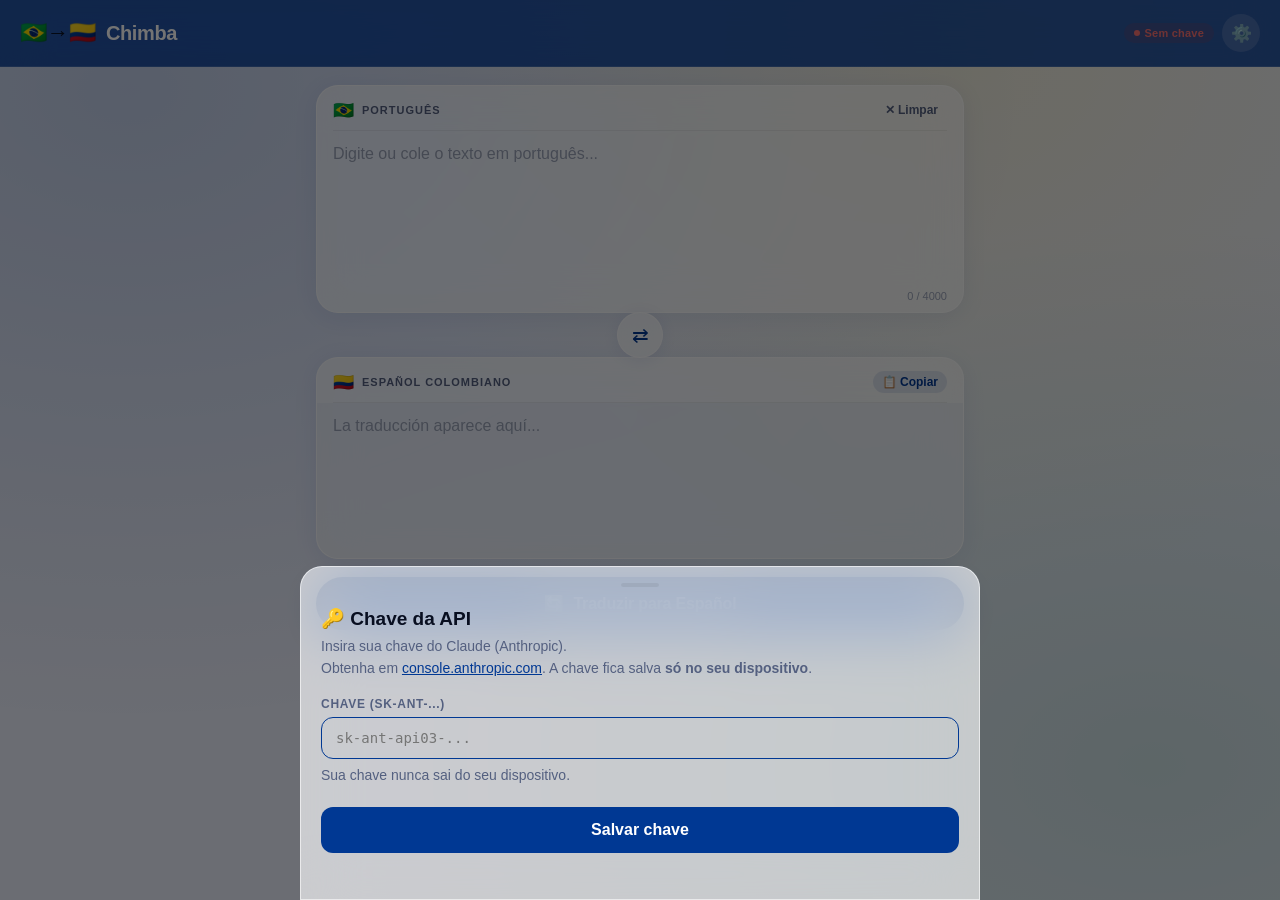
<file: index.html>
<!DOCTYPE html>
<html lang="pt-BR">
<head>
  <meta charset="UTF-8">
  <meta name="viewport" content="width=device-width, initial-scale=1.0, viewport-fit=cover">
  <meta name="apple-mobile-web-app-capable" content="yes">
  <meta name="apple-mobile-web-app-status-bar-style" content="black-translucent">
  <meta name="apple-mobile-web-app-title" content="Chimba">
  <meta name="theme-color" content="#003893" media="(prefers-color-scheme: light)">
  <meta name="theme-color" content="#060a18" media="(prefers-color-scheme: dark)">
  <link rel="manifest" href="manifest.json">
  <link rel="apple-touch-icon" href="icon.svg">
  <title>Chimba — PT ↔ ES</title>
  <style>
    /* ── Variables ─────────────────────────────── */
    :root {
      --blue:        #003893;
      --blue-dark:   #002d75;
      --blue-glow:   rgba(0,56,147,.35);
      --green:       #059669;
      --green-bg:    rgba(5,150,105,.12);
      --red:         #dc2626;
      --red-bg:      rgba(220,38,38,.12);
      --yellow:      #d97706;

      --bg-base:     #eef2ff;
      --glass:       rgba(255,255,255,.65);
      --glass-bdr:   rgba(255,255,255,.6);
      --glass-shd:   rgba(0,56,147,.08);
      --divider:     rgba(0,0,0,.06);
      --out-tint:    rgba(0,56,147,.04);

      --text:        #080e20;
      --muted:       #546080;
      --placeholder: #9aa3b8;

      --r:     22px;
      --r-sm:  12px;
      --r-pill:999px;
    }

    @media (prefers-color-scheme: dark) {
      :root {
        --bg-base:    #060a18;
        --glass:      rgba(255,255,255,.07);
        --glass-bdr:  rgba(255,255,255,.11);
        --glass-shd:  rgba(0,0,0,.45);
        --divider:    rgba(255,255,255,.07);
        --out-tint:   rgba(0,56,147,.18);

        --text:       #eef2ff;
        --muted:      #8892b0;
        --placeholder:#404868;
      }
    }

    /* ── Reset ─────────────────────────────────── */
    *, *::before, *::after {
      box-sizing: border-box; margin: 0; padding: 0;
      -webkit-tap-highlight-color: transparent;
    }
    html { height: 100%; }

    /* ── Body + mesh background ────────────────── */
    body {
      min-height: 100dvh;
      font-family: -apple-system, BlinkMacSystemFont, 'SF Pro Display', 'Segoe UI', sans-serif;
      background-color: var(--bg-base);
      background-image:
        radial-gradient(ellipse at 10% 10%, rgba(0,56,147,.18) 0%, transparent 55%),
        radial-gradient(ellipse at 90% 85%, rgba(0,120,60,.13) 0%, transparent 50%),
        radial-gradient(ellipse at 75% 5%,  rgba(252,209,22,.15) 0%, transparent 45%);
      color: var(--text);
      display: flex;
      flex-direction: column;
      padding-bottom: env(safe-area-inset-bottom);
    }

    @media (prefers-color-scheme: dark) {
      body {
        background-image:
          radial-gradient(ellipse at 10% 10%, rgba(0,56,147,.35) 0%, transparent 55%),
          radial-gradient(ellipse at 90% 85%, rgba(0,80,40,.25) 0%, transparent 50%),
          radial-gradient(ellipse at 75% 5%,  rgba(100,50,0,.2) 0%, transparent 45%);
      }
    }

    /* ── Header ────────────────────────────────── */
    header {
      position: sticky; top: 0; z-index: 50;
      padding: calc(14px + env(safe-area-inset-top)) 20px 14px;
      display: flex; align-items: center; justify-content: space-between;
      background: rgba(0,56,147,.82);
      backdrop-filter: blur(24px) saturate(1.8);
      -webkit-backdrop-filter: blur(24px) saturate(1.8);
      border-bottom: 1px solid rgba(255,255,255,.12);
    }

    .hd-left { display:flex; align-items:center; gap:10px; }
    .hd-left h1 {
      font-size: 20px; font-weight: 800; letter-spacing: -.4px; color: #fff;
    }
    .hd-left .flags { font-size: 22px; line-height:1; }

    .hd-right { display:flex; align-items:center; gap:8px; }

    .key-badge {
      display:flex; align-items:center; gap:5px;
      font-size:11px; font-weight:700;
      padding:4px 10px; border-radius:var(--r-pill);
      letter-spacing:.02em;
    }
    .key-badge.ok      { background:var(--green-bg); color:#34d399; }
    .key-badge.missing { background:var(--red-bg);   color:#f87171; }
    .key-badge .dot {
      width:6px; height:6px; border-radius:50%; background:currentColor;
    }

    .btn-icon {
      width:38px; height:38px; border:none; cursor:pointer;
      background:rgba(255,255,255,.14); color:#fff; border-radius:50%;
      display:flex; align-items:center; justify-content:center; font-size:17px;
      transition:background .18s;
    }
    .btn-icon:hover  { background:rgba(255,255,255,.24); }
    .btn-icon:active { background:rgba(255,255,255,.34); transform:scale(.93); }

    /* ── Main ──────────────────────────────────── */
    main {
      flex:1; padding:18px 16px;
      display:flex; flex-direction:column; gap:0;
      max-width:680px; width:100%; margin:0 auto;
    }

    /* ── Glass card ────────────────────────────── */
    .card {
      background: var(--glass);
      backdrop-filter: blur(20px) saturate(1.8);
      -webkit-backdrop-filter: blur(20px) saturate(1.8);
      border: 1px solid var(--glass-bdr);
      border-radius: var(--r);
      box-shadow: 0 4px 24px var(--glass-shd);
      overflow: hidden;
      transition: box-shadow .2s;
    }

    .card-head {
      display:flex; align-items:center; justify-content:space-between;
      padding:13px 16px 9px;
    }
    .card-label {
      display:flex; align-items:center; gap:7px;
      font-size:11px; font-weight:700; text-transform:uppercase;
      letter-spacing:.09em; color:var(--muted);
    }
    .card-label .flag { font-size:17px; line-height:1; }

    .divider { height:1px; background:var(--divider); margin:0 16px; }

    textarea {
      width:100%; border:none; outline:none; resize:none;
      font-family:inherit; font-size:16px; line-height:1.65;
      color:var(--text); background:transparent;
      padding:10px 16px 14px; min-height:155px;
    }
    textarea::placeholder { color:var(--placeholder); }

    .output-box {
      min-height:155px; padding:10px 16px 14px;
      font-size:16px; line-height:1.65;
      white-space:pre-wrap; word-break:break-word;
      background:var(--out-tint);
      color:var(--text);
    }
    .output-box:empty::after {
      content: attr(data-ph);
      color:var(--placeholder);
    }

    .char-row {
      padding:0 16px 10px; text-align:right;
      font-size:11px; color:var(--placeholder);
    }
    .char-row.warn { color:var(--yellow); }
    .char-row.over { color:var(--red); }

    /* ── Swap row ──────────────────────────────── */
    .swap-row {
      display:flex; justify-content:center; align-items:center;
      margin: -1px 0; position:relative; z-index:2;
    }

    .btn-swap {
      width:46px; height:46px; border-radius:50%; border:none; cursor:pointer;
      background:var(--glass);
      backdrop-filter:blur(16px) saturate(1.8);
      -webkit-backdrop-filter:blur(16px) saturate(1.8);
      border: 1.5px solid var(--glass-bdr);
      box-shadow:0 2px 16px var(--glass-shd);
      display:flex; align-items:center; justify-content:center;
      font-size:20px; color:var(--blue);
      transition: transform .4s cubic-bezier(.34,1.56,.64,1), box-shadow .2s;
    }
    @media (prefers-color-scheme: dark) { .btn-swap { color:#60a5fa; } }
    .btn-swap:hover  { box-shadow:0 4px 24px var(--glass-shd); }
    .btn-swap:active { box-shadow:0 1px 8px var(--glass-shd); }

    /* ── Translate button ──────────────────────── */
    .btn-translate {
      display:flex; align-items:center; justify-content:center; gap:10px;
      width:100%; margin-top:18px;
      padding:17px 24px; border:none; cursor:pointer;
      background:var(--blue); color:#fff;
      border-radius:var(--r-pill);
      font-family:inherit; font-size:16px; font-weight:800; letter-spacing:-.2px;
      box-shadow:0 6px 28px var(--blue-glow);
      transition:background .18s, transform .15s, box-shadow .18s;
      -webkit-user-select:none;
    }
    .btn-translate:hover  { background:var(--blue-dark); }
    .btn-translate:active { transform:scale(.97); box-shadow:0 2px 12px var(--blue-glow); }
    .btn-translate:disabled {
      background:#64748b; box-shadow:none; cursor:not-allowed; transform:none;
    }

    .spinner {
      width:20px; height:20px; flex-shrink:0;
      border:2.5px solid rgba(255,255,255,.3); border-top-color:#fff;
      border-radius:50%; animation:spin .6s linear infinite;
    }
    @keyframes spin { to { transform:rotate(360deg); } }

    /* ── Small buttons ─────────────────────────── */
    .btn-sm {
      border:none; background:transparent; cursor:pointer;
      font-family:inherit; font-size:12px; font-weight:600; color:var(--muted);
      display:flex; align-items:center; gap:4px;
      padding:4px 9px; border-radius:var(--r-sm);
      transition:background .15s, color .15s;
    }
    .btn-sm:hover  { background:rgba(0,0,0,.06); color:var(--text); }
    @media (prefers-color-scheme:dark) {
      .btn-sm:hover { background:rgba(255,255,255,.08); }
    }
    .btn-sm:active { opacity:.7; }

    .btn-copy { background:rgba(0,56,147,.1); color:var(--blue); }
    @media (prefers-color-scheme:dark) {
      .btn-copy { background:rgba(0,56,147,.25); color:#60a5fa; }
    }
    .btn-copy:hover  { background:rgba(0,56,147,.18) !important; }
    .btn-copy.copied { background:var(--green-bg) !important; color:#34d399 !important; }

    /* ── Error banner ──────────────────────────── */
    .error-banner {
      display:none; align-items:flex-start; gap:8px;
      margin-top:14px; padding:12px 15px;
      background:var(--red-bg); color:var(--red);
      border-radius:var(--r-sm); font-size:14px; font-weight:500;
    }
    .error-banner.on { display:flex; }
    @media (prefers-color-scheme:dark) { .error-banner { color:#f87171; } }

    /* ── Toast ─────────────────────────────────── */
    .toast {
      position:fixed; bottom:calc(32px + env(safe-area-inset-bottom));
      left:50%; transform:translateX(-50%) translateY(12px);
      background:rgba(5,150,105,.92);
      backdrop-filter:blur(12px); -webkit-backdrop-filter:blur(12px);
      color:#fff; font-size:14px; font-weight:700;
      padding:10px 20px; border-radius:var(--r-pill);
      box-shadow:0 4px 20px rgba(5,150,105,.4);
      opacity:0; pointer-events:none; white-space:nowrap;
      transition:opacity .22s, transform .22s cubic-bezier(.34,1.56,.64,1);
      z-index:200;
    }
    .toast.show {
      opacity:1; transform:translateX(-50%) translateY(0);
    }

    /* ── Footer ────────────────────────────────── */
    footer {
      text-align:center; font-size:11px; color:var(--placeholder);
      padding:14px 0 10px;
    }

    /* ── Modal ─────────────────────────────────── */
    .overlay {
      position:fixed; inset:0; z-index:100;
      background:rgba(0,0,0,.55);
      display:flex; align-items:flex-end; justify-content:center;
      padding-bottom:env(safe-area-inset-bottom);
      opacity:0; pointer-events:none;
      transition:opacity .25s;
    }
    .overlay.open { opacity:1; pointer-events:all; }

    .sheet {
      background:var(--glass);
      backdrop-filter:blur(30px) saturate(2);
      -webkit-backdrop-filter:blur(30px) saturate(2);
      border:1px solid var(--glass-bdr);
      border-radius:var(--r) var(--r) 0 0;
      padding:24px 20px 36px;
      width:100%; max-width:680px;
      transform:translateY(44px); transition:transform .28s cubic-bezier(.4,0,.2,1);
    }
    .overlay.open .sheet { transform:translateY(0); }

    .sheet-handle {
      width:38px; height:4px; background:var(--divider);
      border-radius:2px; margin:-8px auto 20px;
    }
    .sheet h2 { font-size:19px; font-weight:800; margin-bottom:6px; }
    .sheet p  { font-size:14px; color:var(--muted); line-height:1.55; margin-bottom:18px; }
    .sheet p a { color:var(--blue); }
    @media (prefers-color-scheme:dark) { .sheet p a { color:#60a5fa; } }

    .sheet label {
      display:block; font-size:12px; font-weight:700;
      text-transform:uppercase; letter-spacing:.06em;
      color:var(--muted); margin-bottom:6px;
    }
    .sheet input {
      width:100%; padding:12px 14px;
      border:1.5px solid var(--glass-bdr); border-radius:var(--r-sm);
      font-family:'SF Mono','Fira Code',monospace; font-size:14px;
      color:var(--text); background:transparent; outline:none;
      transition:border-color .18s; margin-bottom:6px;
    }
    .sheet input:focus { border-color:var(--blue); }
    .hint { font-size:12px; color:var(--placeholder); margin-bottom:20px !important; }

    .btn-save {
      width:100%; padding:14px; border:none; cursor:pointer;
      background:var(--blue); color:#fff; border-radius:var(--r-sm);
      font-family:inherit; font-size:16px; font-weight:800;
      transition:background .18s; margin-bottom:10px;
    }
    .btn-save:hover { background:var(--blue-dark); }

    .btn-rmkey {
      width:100%; padding:12px; border:1.5px solid var(--glass-bdr);
      background:transparent; color:var(--red); border-radius:var(--r-sm);
      font-family:inherit; font-size:14px; font-weight:600; cursor:pointer;
      transition:background .18s, border-color .18s;
    }
    .btn-rmkey:hover { background:var(--red-bg); border-color:var(--red); }
    @media (prefers-color-scheme:dark) { .btn-rmkey { color:#f87171; } }
  </style>
</head>
<body>

<!-- ── Modal ──────────────────────────────────────── -->
<div class="overlay" id="overlay" role="dialog" aria-modal="true" aria-labelledby="sheet-title">
  <div class="sheet">
    <div class="sheet-handle"></div>
    <h2 id="sheet-title">🔑 Chave da API</h2>
    <p>
      Insira sua chave do Claude (Anthropic).<br>
      Obtenha em <a href="https://console.anthropic.com" target="_blank" rel="noopener">console.anthropic.com</a>.
      A chave fica salva <strong>só no seu dispositivo</strong>.
    </p>
    <label for="key-input">Chave (sk-ant-...)</label>
    <input type="password" id="key-input" placeholder="sk-ant-api03-..." autocomplete="off" spellcheck="false">
    <p class="hint">Sua chave nunca sai do seu dispositivo.</p>
    <button class="btn-save" id="btn-save">Salvar chave</button>
    <button class="btn-rmkey" id="btn-rmkey" style="display:none">Remover chave salva</button>
  </div>
</div>

<!-- ── Header ─────────────────────────────────────── -->
<header>
  <div class="hd-left">
    <span class="flags" id="hd-flags">🇧🇷→🇨🇴</span>
    <h1>Chimba</h1>
  </div>
  <div class="hd-right">
    <div class="key-badge missing" id="key-badge">
      <span class="dot"></span>
      <span id="badge-txt">Sem chave</span>
    </div>
    <button class="btn-icon" id="btn-cfg" aria-label="Configurações">⚙️</button>
  </div>
</header>

<!-- ── Main ───────────────────────────────────────── -->
<main>

  <!-- FROM card -->
  <div class="card" id="card-from">
    <div class="card-head">
      <span class="card-label"><span class="flag" id="from-flag">🇧🇷</span><span id="from-label">Português</span></span>
      <button class="btn-sm" id="btn-clear">✕ Limpar</button>
    </div>
    <div class="divider"></div>
    <textarea id="input" placeholder="Digite ou cole o texto em português..." maxlength="4000" spellcheck="true" lang="pt"></textarea>
    <div class="char-row" id="chars">0 / 4000</div>
  </div>

  <!-- Swap -->
  <div class="swap-row">
    <button class="btn-swap" id="btn-swap" aria-label="Inverter idiomas">⇄</button>
  </div>

  <!-- TO card -->
  <div class="card" id="card-to">
    <div class="card-head">
      <span class="card-label"><span class="flag" id="to-flag">🇨🇴</span><span id="to-label">Español Colombiano</span></span>
      <button class="btn-sm btn-copy" id="btn-copy">📋 Copiar</button>
    </div>
    <div class="divider"></div>
    <div class="output-box" id="output" data-ph="La traducción aparece aquí..." aria-live="polite"></div>
  </div>

  <!-- Error -->
  <div class="error-banner" id="err-banner" role="alert">
    <span>⚠️</span><span id="err-txt"></span>
  </div>

  <!-- Translate button -->
  <button class="btn-translate" id="btn-go">
    <span id="btn-ico">🔄</span>
    <span id="btn-lbl">Traduzir para Español</span>
  </button>

  <footer>Chimba 🇨🇴 · Powered by Claude · Chave armazenada localmente</footer>
</main>

<div class="toast" id="toast">✅ Copiado!</div>

<script>
  // ── Config ───────────────────────────────────────
  const CONFIGS = {
    'pt-es': {
      hdFlags:  '🇧🇷→🇨🇴',
      from: { flag:'🇧🇷', label:'Português',         ph:'Digite ou cole o texto em português...', lang:'pt' },
      to:   { flag:'🇨🇴', label:'Español Colombiano', ph:'La traducción aparece aquí...' },
      btnLabel: 'Traduzir para Español',
      system: `Você é um tradutor profissional especializado em espanhol colombiano. Traduz textos do português para o espanhol colombiano. Use um registro natural e conversacional — educado, sem gírias de rua nem formalidade excessiva. Pense em como um colombiano universitário falaria com amigos ou colegas. IMPORTANTE: nunca use pontuação invertida no início das frases (¿ e ¡). Use apenas pontuação no final: "Cómo estás?" e "Qué bueno!" — nunca "¿Cómo estás?" nem "¡Qué bueno!". Preserve o sentido, tom e estilo do original. Responda APENAS com o texto traduzido, sem explicações ou aspas.`
    },
    'es-pt': {
      hdFlags:  '🇨🇴→🇧🇷',
      from: { flag:'🇨🇴', label:'Español',             ph:'Escribe o pega el texto en español...', lang:'es' },
      to:   { flag:'🇧🇷', label:'Português Brasileiro', ph:'A tradução aparece aqui...' },
      btnLabel: 'Traduzir para Português',
      system: `Eres un traductor profesional especializado en portugués brasileño. Traduce textos del español al portugués brasileño. Usa un registro natural y conversacional — educado, sin jerga ni exceso de formalidad. IMPORTANTE: nunca uses signos de puntuación invertidos al inicio de las frases (¿ y ¡). Solo al final: "Como você está?" y "Que bom!" — nunca "¿Cómo estás?". Preserva el sentido, tono y estilo del original. Responde SOLO con el texto traducido, sin explicaciones ni comillas.`
    }
  };

  // ── State ────────────────────────────────────────
  const KEY = 'claude_api_key';
  let apiKey   = localStorage.getItem(KEY) || '';
  let dir      = 'pt-es';
  let loading  = false;
  let swapDeg  = 0;

  // ── DOM ──────────────────────────────────────────
  const overlay  = document.getElementById('overlay');
  const keyInput = document.getElementById('key-input');
  const btnSave  = document.getElementById('btn-save');
  const btnRmkey = document.getElementById('btn-rmkey');
  const btnCfg   = document.getElementById('btn-cfg');
  const keyBadge = document.getElementById('key-badge');
  const badgeTxt = document.getElementById('badge-txt');
  const hdFlags  = document.getElementById('hd-flags');
  const fromFlag = document.getElementById('from-flag');
  const fromLbl  = document.getElementById('from-label');
  const toFlag   = document.getElementById('to-flag');
  const toLbl    = document.getElementById('to-label');
  const inputEl  = document.getElementById('input');
  const outputEl = document.getElementById('output');
  const btnClear = document.getElementById('btn-clear');
  const btnSwap  = document.getElementById('btn-swap');
  const btnCopy  = document.getElementById('btn-copy');
  const btnGo    = document.getElementById('btn-go');
  const btnIco   = document.getElementById('btn-ico');
  const btnLbl   = document.getElementById('btn-lbl');
  const chars    = document.getElementById('chars');
  const errBnr   = document.getElementById('err-banner');
  const errTxt   = document.getElementById('err-txt');

  // ── Key management ───────────────────────────────
  function syncKey() {
    if (apiKey) {
      keyBadge.className = 'key-badge ok';
      badgeTxt.textContent = 'Chave ativa';
      btnRmkey.style.display = 'block';
      keyInput.value = apiKey;
    } else {
      keyBadge.className = 'key-badge missing';
      badgeTxt.textContent = 'Sem chave';
      btnRmkey.style.display = 'none';
      keyInput.value = '';
    }
  }

  function openSheet()  { overlay.classList.add('open'); setTimeout(() => keyInput.focus(), 220); }
  function closeSheet() { overlay.classList.remove('open'); }

  btnCfg.addEventListener('click', openSheet);
  overlay.addEventListener('click', e => { if (e.target === overlay) closeSheet(); });

  btnSave.addEventListener('click', () => {
    const v = keyInput.value.trim();
    if (!v) return;
    apiKey = v; localStorage.setItem(KEY, v);
    syncKey(); closeSheet(); hideErr();
  });
  btnRmkey.addEventListener('click', () => {
    apiKey = ''; localStorage.removeItem(KEY); syncKey();
  });
  keyInput.addEventListener('keydown', e => { if (e.key === 'Enter') btnSave.click(); });

  // ── Direction UI ─────────────────────────────────
  function applyDir() {
    const c = CONFIGS[dir];
    hdFlags.textContent       = c.hdFlags;
    fromFlag.textContent      = c.from.flag;
    fromLbl.textContent       = c.from.label;
    toFlag.textContent        = c.to.flag;
    toLbl.textContent         = c.to.label;
    inputEl.placeholder       = c.from.ph;
    inputEl.lang              = c.from.lang;
    outputEl.dataset.ph       = c.to.ph;
    btnLbl.textContent        = c.btnLabel;
  }

  // ── Swap ─────────────────────────────────────────
  btnSwap.addEventListener('click', () => {
    const prevOutput = outputEl.textContent.trim();
    const prevInput  = inputEl.value.trim();

    dir = dir === 'pt-es' ? 'es-pt' : 'pt-es';
    swapDeg += 180;
    btnSwap.style.transform = `rotate(${swapDeg}deg)`;
    applyDir();

    // Move output → input, clear output
    inputEl.value = prevOutput || prevInput;
    outputEl.textContent = '';
    updateChars();
    hideErr();
  });

  // ── Char counter ─────────────────────────────────
  function updateChars() {
    const n = inputEl.value.length, max = 4000;
    chars.textContent = `${n.toLocaleString('pt-BR')} / ${max.toLocaleString('pt-BR')}`;
    chars.className = 'char-row' + (n >= max ? ' over' : n > max * .88 ? ' warn' : '');
  }
  inputEl.addEventListener('input', updateChars);

  // ── Clear ────────────────────────────────────────
  btnClear.addEventListener('click', () => {
    inputEl.value = ''; outputEl.textContent = '';
    updateChars(); hideErr(); inputEl.focus();
  });

  // ── Error ────────────────────────────────────────
  function showErr(m) { errTxt.textContent = m; errBnr.classList.add('on'); }
  function hideErr()  { errBnr.classList.remove('on'); }

  // ── Loading ──────────────────────────────────────
  function setLoading(on) {
    loading = on; btnGo.disabled = on;
    if (on) {
      btnIco.innerHTML = '<div class="spinner"></div>';
      btnLbl.textContent = 'Traduzindo...';
    } else {
      btnIco.textContent = '🔄';
      btnLbl.textContent = CONFIGS[dir].btnLabel;
    }
  }

  // ── Toast ────────────────────────────────────────
  const toast = document.getElementById('toast');
  let toastTimer;
  function showToast(msg = '✅ Copiado!') {
    toast.textContent = msg;
    toast.classList.add('show');
    clearTimeout(toastTimer);
    toastTimer = setTimeout(() => toast.classList.remove('show'), 2000);
  }

  // ── Copy helper ──────────────────────────────────
  async function copyText(text) {
    try {
      await navigator.clipboard.writeText(text);
    } catch {
      const r = document.createRange();
      r.selectNode(outputEl);
      const sel = window.getSelection();
      sel.removeAllRanges(); sel.addRange(r);
      document.execCommand('copy');
      sel.removeAllRanges();
    }
  }

  // ── Copy button ──────────────────────────────────
  btnCopy.addEventListener('click', async () => {
    const t = outputEl.textContent.trim();
    if (!t) return;
    await copyText(t);
    btnCopy.textContent = '✅ Copiado!';
    btnCopy.classList.add('copied');
    setTimeout(() => { btnCopy.textContent = '📋 Copiar'; btnCopy.classList.remove('copied'); }, 2200);
  });

  // ── Translate ────────────────────────────────────
  async function translate() {
    if (loading) return;
    const text = inputEl.value.trim();
    if (!text) { inputEl.focus(); return; }
    if (!apiKey) { showErr('Configure sua chave de API primeiro (botão ⚙️).'); openSheet(); return; }

    hideErr(); setLoading(true); outputEl.textContent = '';

    try {
      const res = await fetch('https://api.anthropic.com/v1/messages', {
        method: 'POST',
        headers: {
          'Content-Type': 'application/json',
          'x-api-key': apiKey,
          'anthropic-version': '2023-06-01',
          'anthropic-dangerous-direct-browser-access': 'true'
        },
        body: JSON.stringify({
          model: 'claude-haiku-4-5',
          max_tokens: 2048,
          system: CONFIGS[dir].system,
          messages: [{ role: 'user', content: text }]
        })
      });

      if (!res.ok) {
        let msg = `Erro ${res.status}`;
        try {
          const e = await res.json();
          if (e.error?.message) msg = e.error.message;
        } catch (_) {}
        if (res.status === 401) msg = 'Chave de API inválida. Verifique nas configurações (⚙️).';
        if (res.status === 429) msg = 'Limite de requisições atingido. Aguarde alguns instantes.';
        if (res.status === 529) msg = 'API sobrecarregada. Tente novamente em alguns segundos.';
        throw new Error(msg);
      }

      const data = await res.json();
      const out = data.content?.[0]?.text;
      if (!out) throw new Error('Resposta inesperada da API.');
      outputEl.textContent = out;
      await copyText(out);
      showToast('✅ Copiado!');

    } catch (e) {
      showErr(e.name === 'TypeError' ? 'Sem conexão com a internet ou a API está inacessível.' : e.message);
    } finally {
      setLoading(false);
    }
  }

  btnGo.addEventListener('click', translate);
  inputEl.addEventListener('keydown', e => {
    if ((e.ctrlKey || e.metaKey) && e.key === 'Enter') { e.preventDefault(); translate(); }
  });

  // ── Init ─────────────────────────────────────────
  applyDir();
  syncKey();
  if (!apiKey) setTimeout(openSheet, 400);

  // ── Service Worker ───────────────────────────────
  if ('serviceWorker' in navigator) {
    window.addEventListener('load', () => navigator.serviceWorker.register('./sw.js').catch(() => {}));
  }
</script>
</body>
</html>
</file>
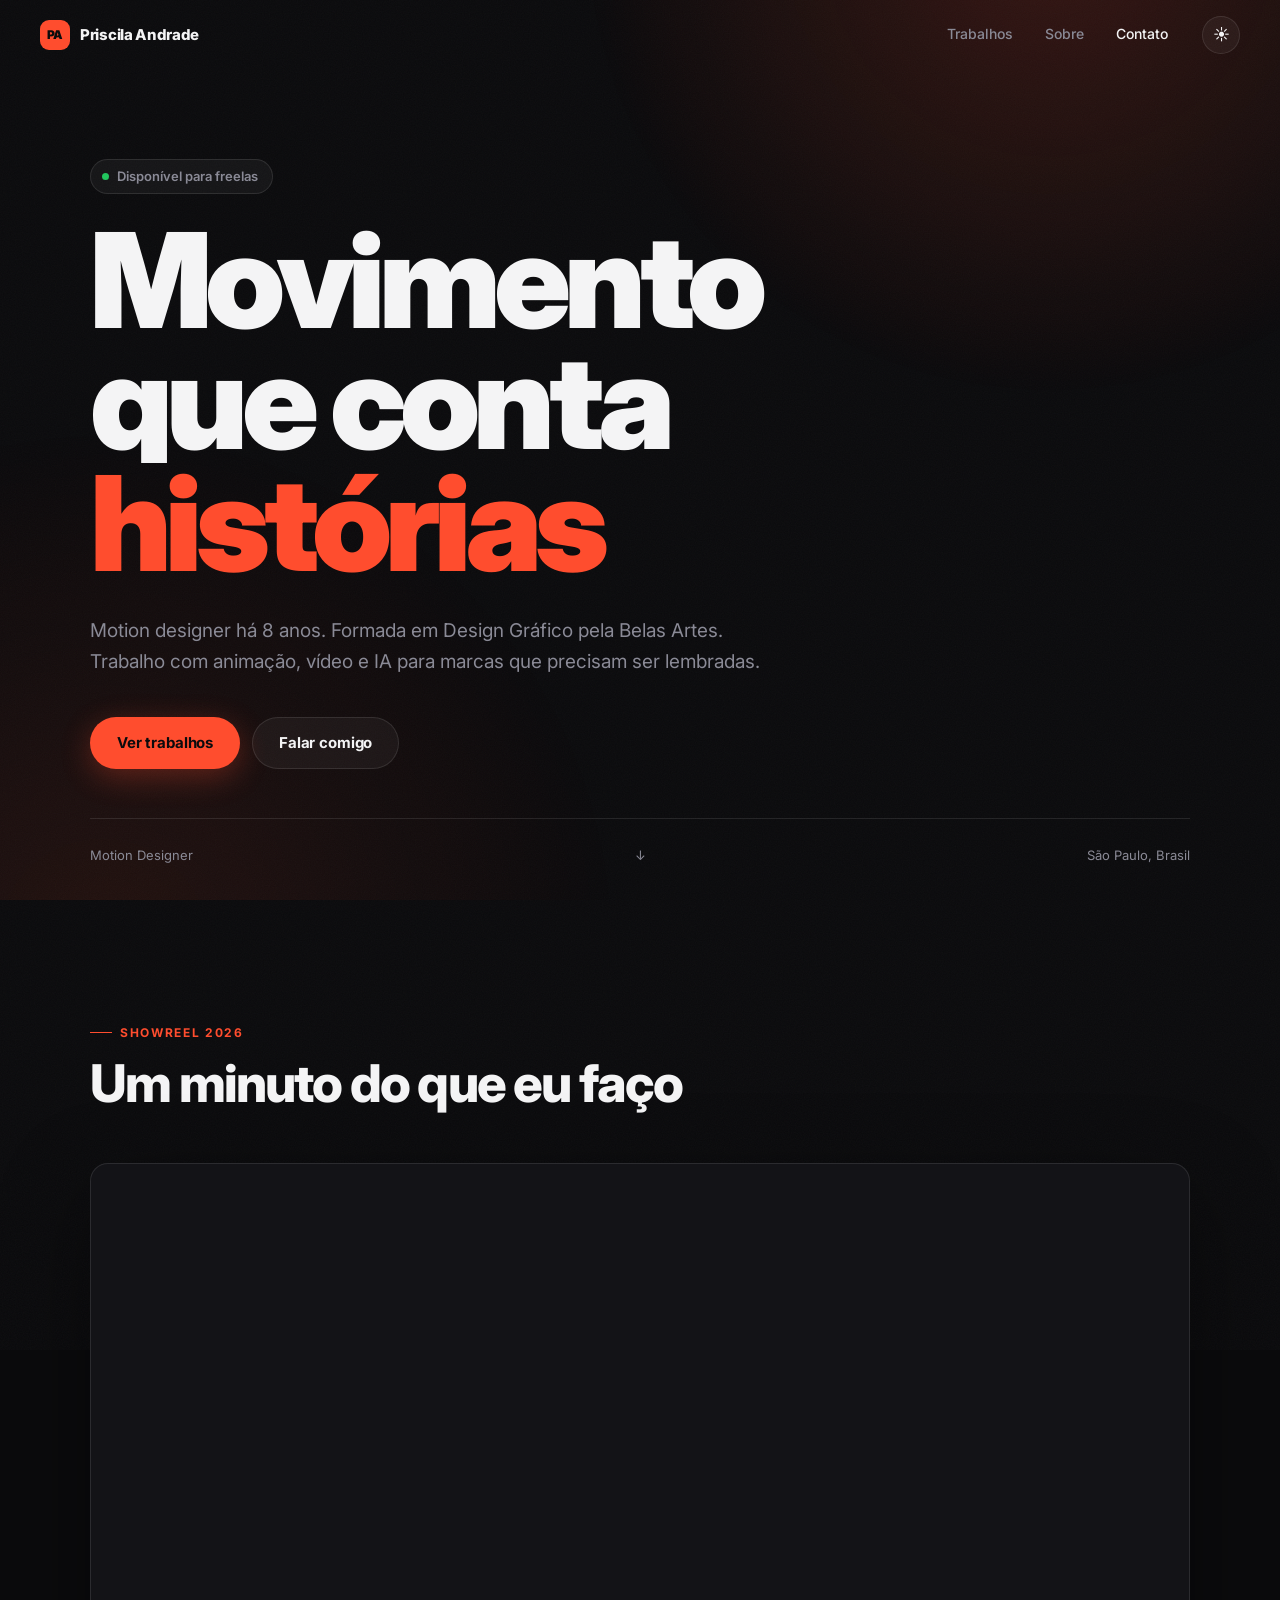
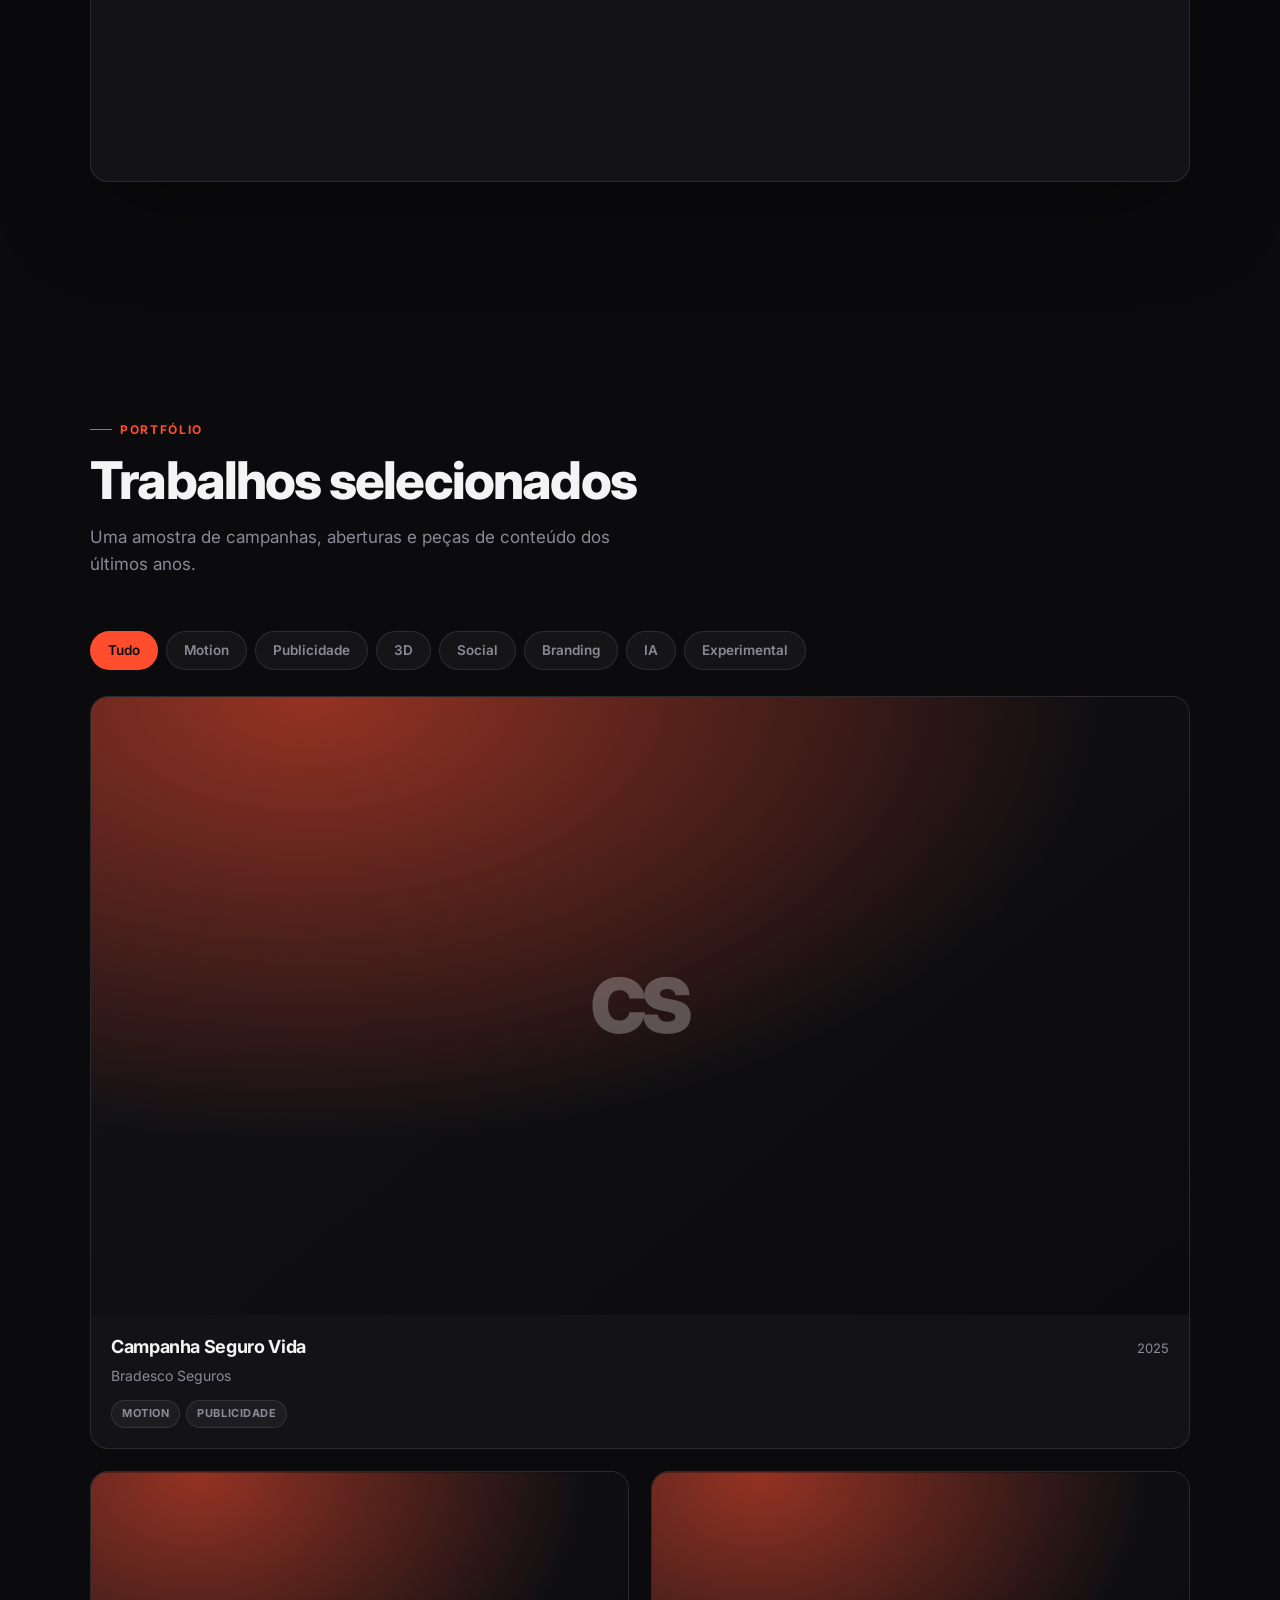
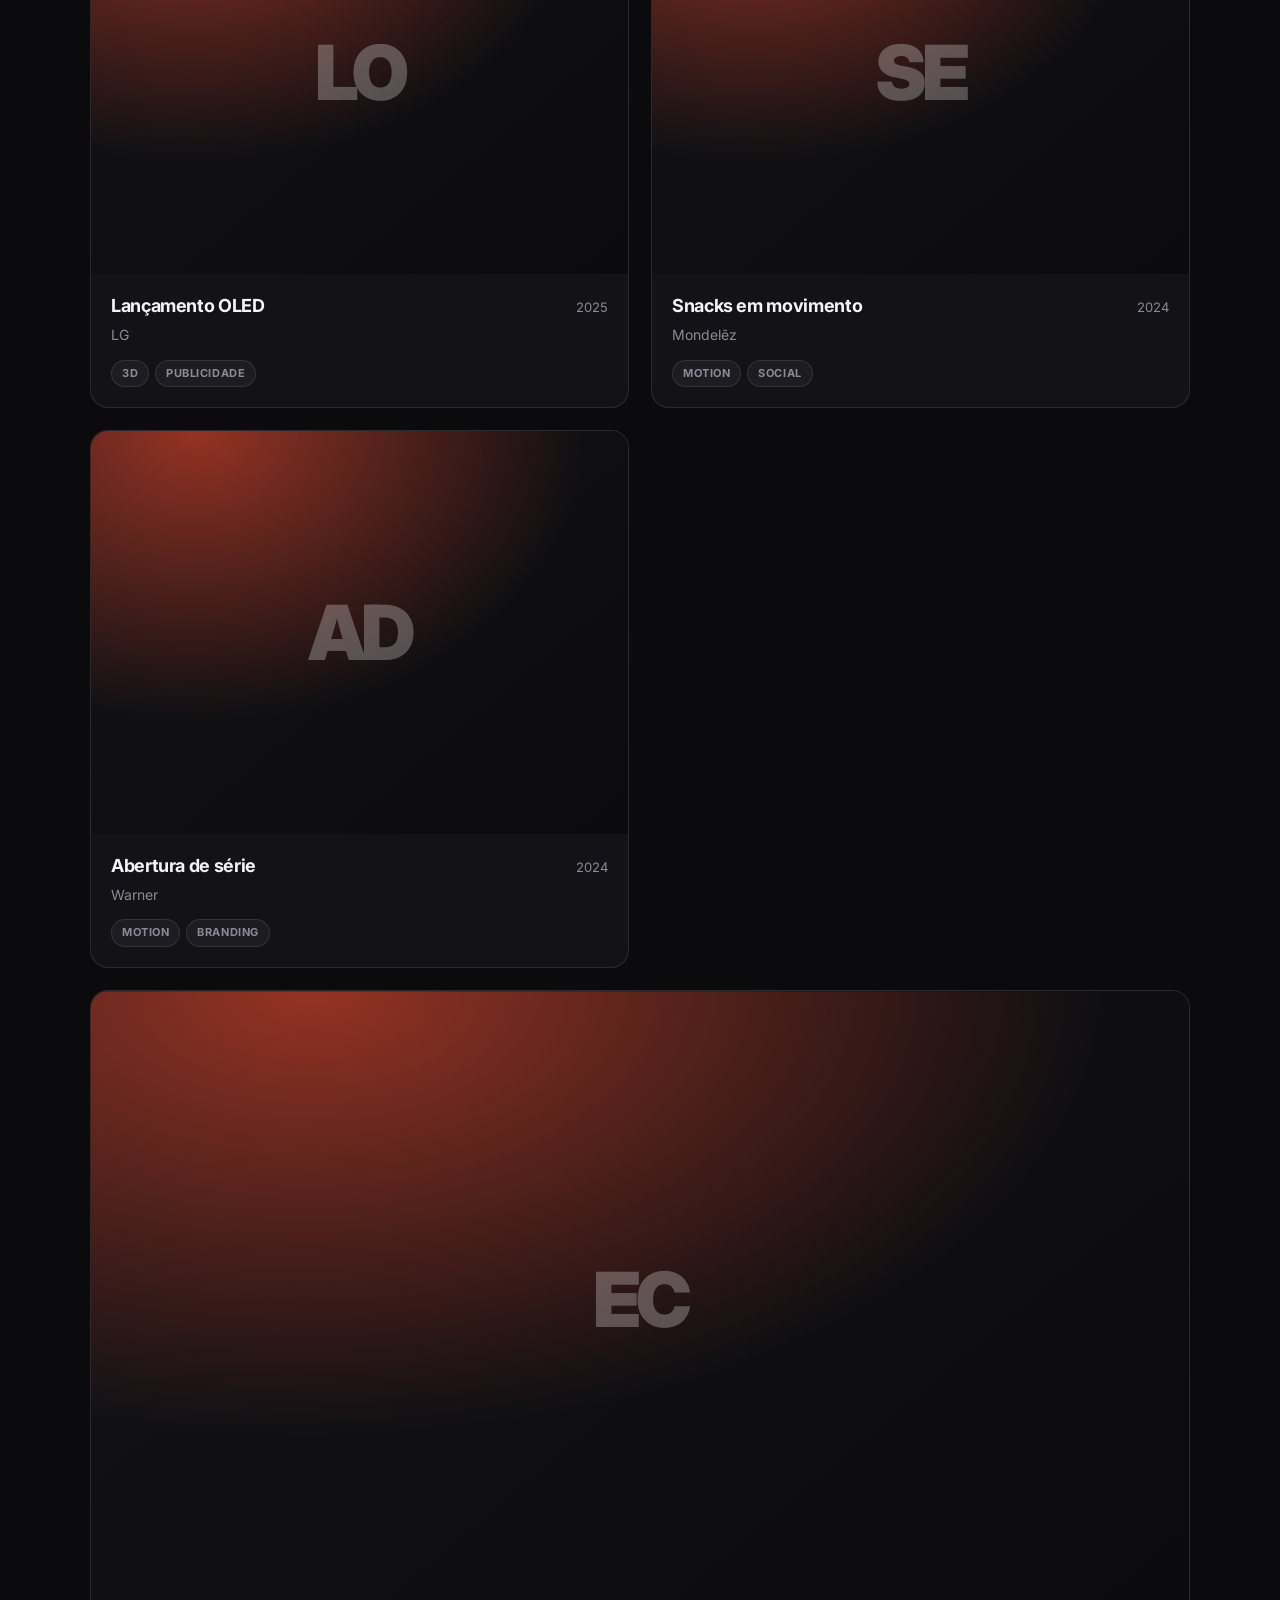
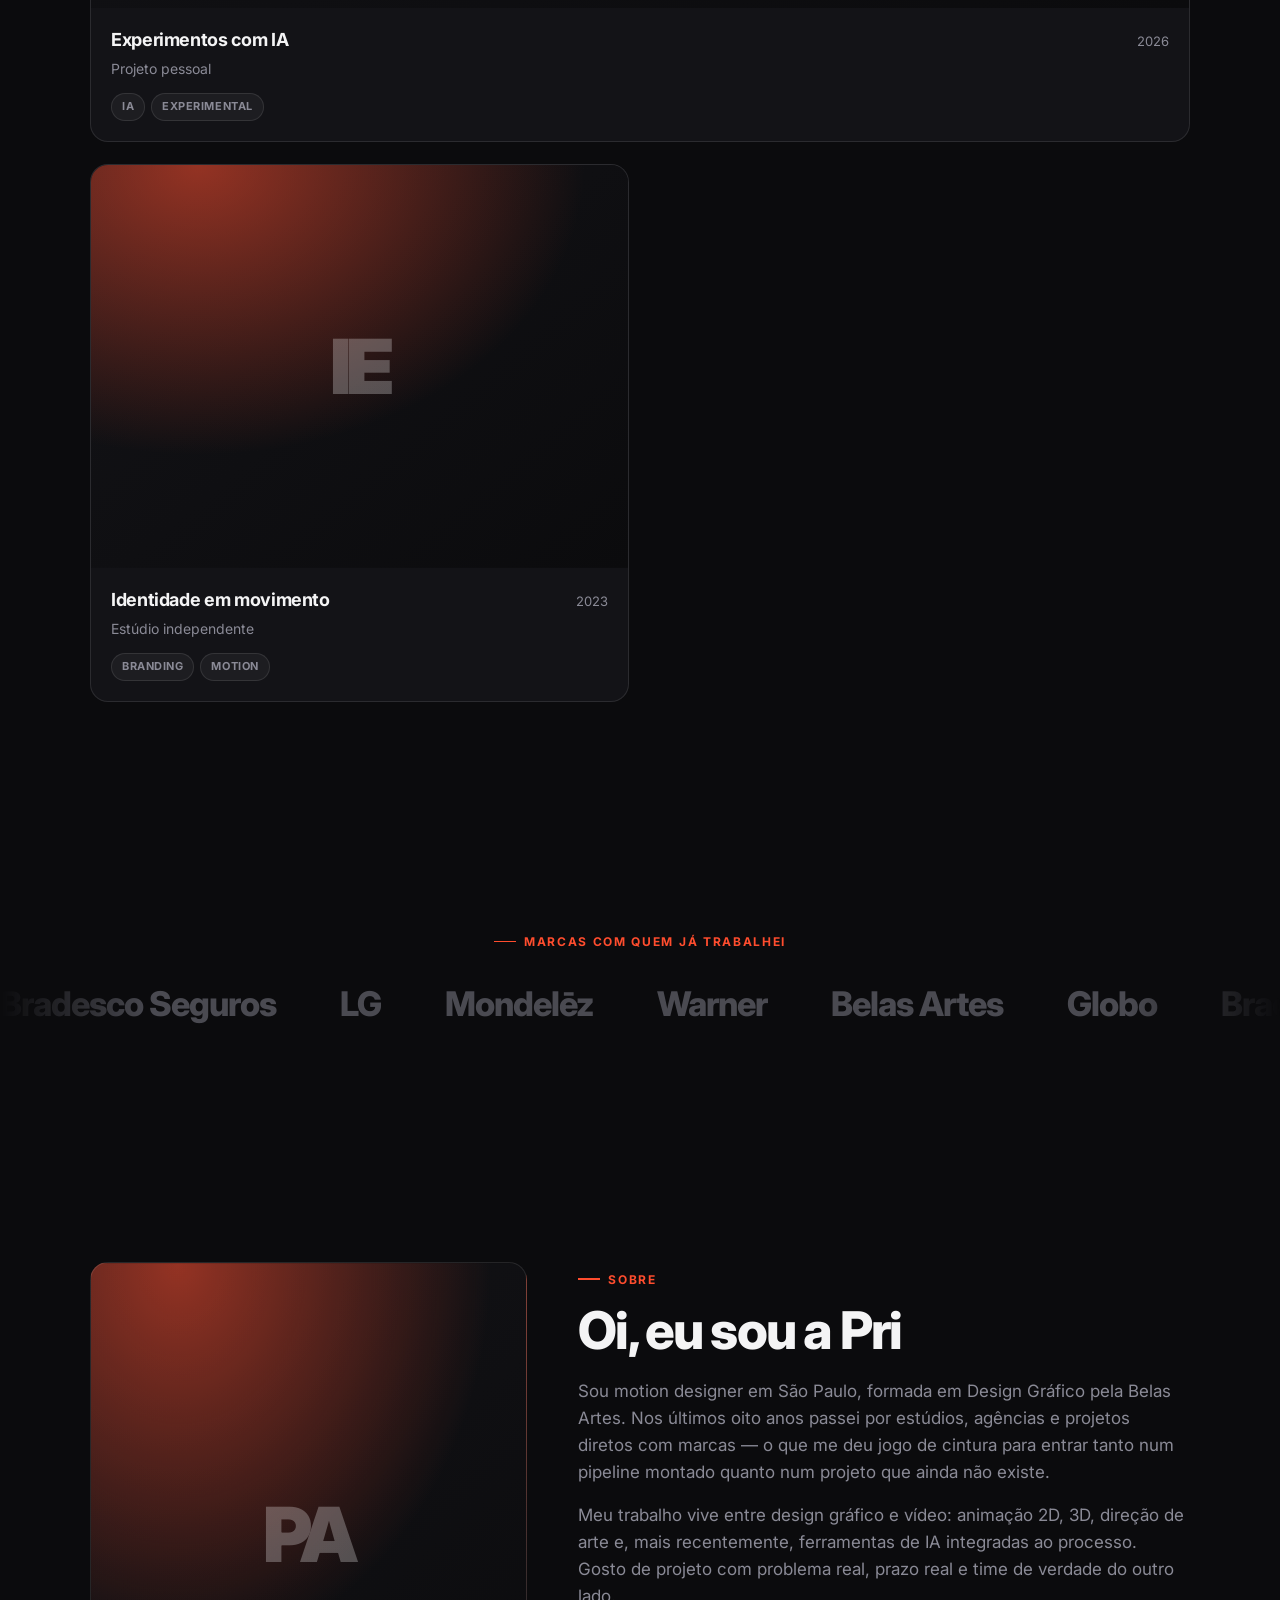
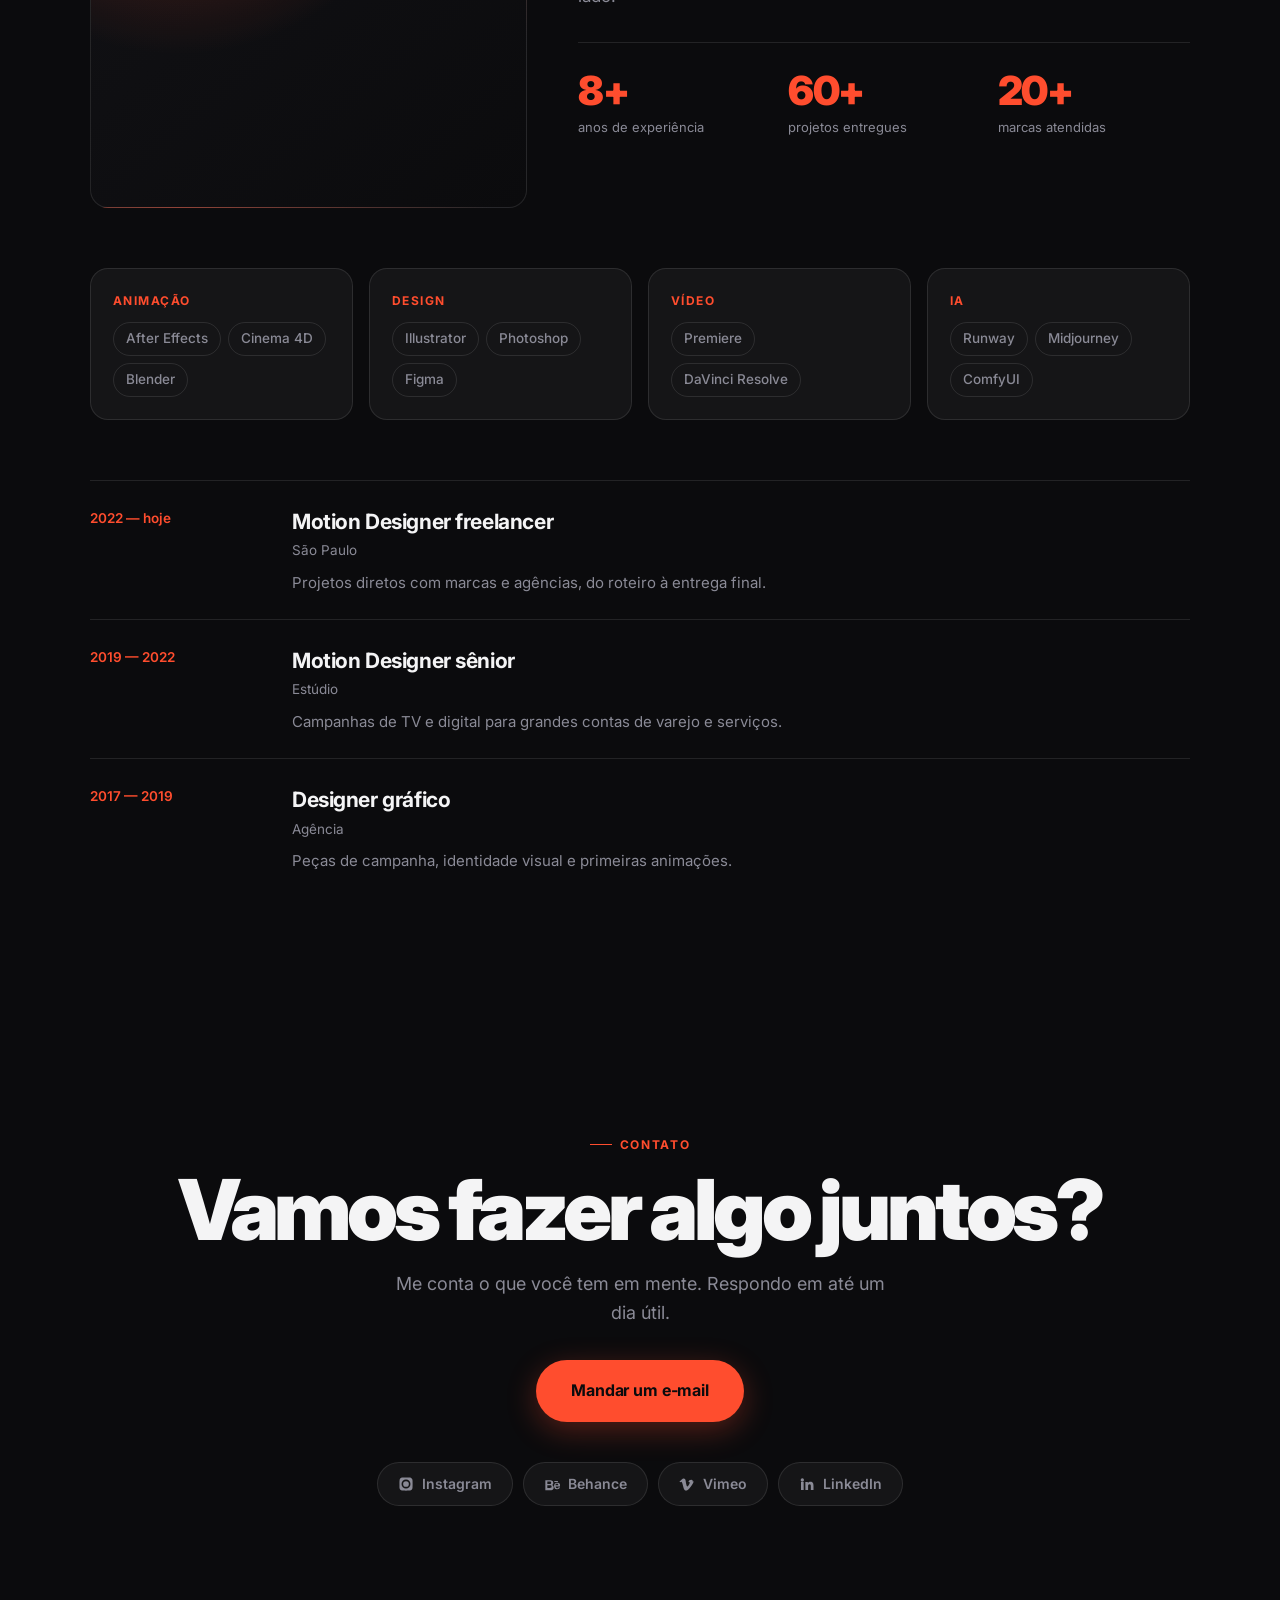
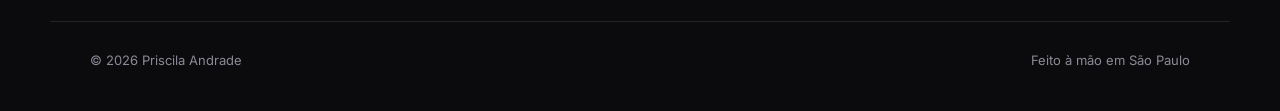
<file: portfolio/index.html>
<!DOCTYPE html>
<html lang="pt-BR">
<head>
  <meta charset="UTF-8">
  <meta name="viewport" content="width=device-width, initial-scale=1.0, viewport-fit=cover">
  <meta name="color-scheme" content="dark light">

  <!-- O título, a descrição e o favicon são preenchidos a partir de content.js -->
  <title>Portfólio</title>
  <meta name="description" content="">

  <link rel="preconnect" href="https://fonts.googleapis.com">
  <link rel="preconnect" href="https://fonts.gstatic.com" crossorigin>
  <link rel="stylesheet" href="https://fonts.googleapis.com/css2?family=Inter:wght@400;500;600;700;800;900&display=swap">
  <link rel="stylesheet" href="style.css">
</head>
<body>

<a class="skip" href="#trabalhos">Pular para os trabalhos</a>

<!-- ── Topo ───────────────────────────────────────────────────────── -->
<header class="topo" id="topo">
  <a class="logo" href="#" aria-label="Início">
    <span class="logo-mark" id="logo-mark"></span>
    <span class="logo-nome" id="logo-nome"></span>
  </a>

  <nav class="nav" id="nav" aria-label="Navegação principal"></nav>

  <div class="topo-acoes">
    <button class="btn-icone" id="btn-tema" aria-label="Alternar tema claro e escuro"></button>
    <button class="btn-icone btn-menu" id="btn-menu" aria-label="Abrir menu" aria-expanded="false">
      <span class="hamburguer"></span>
    </button>
  </div>
</header>

<!-- Menu em tela cheia (mobile) -->
<div class="menu-mobile" id="menu-mobile" hidden></div>

<main>

  <!-- ── Abertura ─────────────────────────────────────────────────── -->
  <section class="hero" id="hero">
    <div class="hero-conteudo">
      <p class="selo" id="selo-disponivel" hidden><span class="ponto"></span><span id="selo-texto"></span></p>
      <h1 class="hero-titulo" id="hero-titulo"></h1>
      <p class="hero-sub" id="hero-sub"></p>
      <div class="hero-botoes" id="hero-botoes"></div>
    </div>
    <div class="hero-rodape">
      <span id="hero-papel"></span>
      <span class="seta-baixo" aria-hidden="true">↓</span>
      <span id="hero-local"></span>
    </div>
  </section>

  <!-- ── Reel ─────────────────────────────────────────────────────── -->
  <section class="reel" id="reel" hidden>
    <div class="secao-cabeca">
      <p class="etiqueta" id="reel-etiqueta"></p>
      <h2 class="secao-titulo" id="reel-titulo"></h2>
    </div>
    <div class="reel-moldura" id="reel-moldura"></div>
  </section>

  <!-- ── Trabalhos ────────────────────────────────────────────────── -->
  <section class="secao" id="trabalhos">
    <div class="secao-cabeca">
      <p class="etiqueta" id="trab-etiqueta"></p>
      <h2 class="secao-titulo" id="trab-titulo"></h2>
      <p class="secao-sub" id="trab-sub"></p>
    </div>
    <div class="filtros" id="filtros" role="tablist" aria-label="Filtrar por categoria"></div>
    <div class="grade" id="grade"></div>
  </section>

  <!-- ── Clientes ─────────────────────────────────────────────────── -->
  <section class="clientes" id="clientes" hidden>
    <p class="etiqueta centro" id="clientes-titulo"></p>
    <div class="marquee" id="marquee"></div>
  </section>

  <!-- ── Sobre ────────────────────────────────────────────────────── -->
  <section class="secao" id="sobre">
    <div class="sobre-grade">
      <div class="sobre-midia">
        <div class="sobre-foto" id="sobre-foto"></div>
      </div>
      <div class="sobre-texto">
        <p class="etiqueta" id="sobre-etiqueta"></p>
        <h2 class="secao-titulo" id="sobre-titulo"></h2>
        <div class="prosa" id="sobre-paragrafos"></div>
        <div class="numeros" id="sobre-numeros"></div>
      </div>
    </div>
    <div class="habilidades" id="habilidades"></div>
    <ol class="linha-tempo" id="linha-tempo"></ol>
  </section>

  <!-- ── Contato ──────────────────────────────────────────────────── -->
  <section class="contato" id="contato">
    <p class="etiqueta" id="contato-etiqueta"></p>
    <h2 class="contato-titulo" id="contato-titulo"></h2>
    <p class="contato-texto" id="contato-texto"></p>
    <a class="btn btn-destaque btn-grande" id="contato-botao" href="#"></a>
    <div class="redes" id="redes"></div>
  </section>

</main>

<footer class="rodape">
  <span id="rodape-esq"></span>
  <span id="rodape-dir"></span>
</footer>

<!-- ── Janela de projeto ──────────────────────────────────────────── -->
<div class="modal" id="modal" hidden>
  <button class="modal-fundo" id="modal-fundo" aria-label="Fechar"></button>
  <div class="modal-caixa" role="dialog" aria-modal="true" aria-labelledby="modal-titulo">
    <button class="modal-x" id="modal-x" aria-label="Fechar">✕</button>
    <div class="modal-midia" id="modal-midia"></div>
    <div class="modal-corpo">
      <p class="modal-meta" id="modal-meta"></p>
      <h3 class="modal-titulo" id="modal-titulo"></h3>
      <p class="modal-desc" id="modal-desc"></p>
      <ul class="modal-creditos" id="modal-creditos"></ul>
      <a class="btn btn-destaque" id="modal-link" href="#" target="_blank" rel="noopener" hidden>Ver online ↗</a>
    </div>
  </div>
</div>

<script src="content.js"></script>
<script src="app.js"></script>
</body>
</html>
</file>
<file: portfolio/style.css>
/* ═══════════════════════════════════════════════════════════════════════════
   Estilos do portfólio.
   As CORES não estão aqui — elas vêm de content.js (bloco `tema`) e são
   aplicadas como variáveis CSS pelo app.js. Mexa lá, não aqui.
   ═══════════════════════════════════════════════════════════════════════════ */

:root {
  /* Valores de emergência, caso o content.js não carregue */
  --fundo:      #0B0B0D;
  --fundo2:     #131317;
  --superficie: rgba(255,255,255,.045);
  --borda:      rgba(255,255,255,.10);
  --texto:      #F4F4F5;
  --apagado:    #8A8A96;
  --destaque:   #FF4D2E;
  --destaque-texto: #0B0B0D;
  --fonte:      'Inter', -apple-system, BlinkMacSystemFont, sans-serif;

  --larg:    1180px;
  --gap:     clamp(56px, 9vw, 130px);
  --r:       18px;
  --r-sm:    10px;
  --r-pill:  999px;
  --topo-h:  70px;
  --mola:    cubic-bezier(.22,1,.36,1);
}

*, *::before, *::after {
  box-sizing: border-box;
  margin: 0;
  padding: 0;
  -webkit-tap-highlight-color: transparent;
}

html {
  scroll-behavior: smooth;
  scroll-padding-top: calc(var(--topo-h) + 20px);
  -webkit-text-size-adjust: 100%;
}

body {
  font-family: var(--fonte);
  background: var(--fundo);
  color: var(--texto);
  line-height: 1.6;
  overflow-x: hidden;
  transition: background .4s ease, color .4s ease;
}

/* Brilho de fundo, na cor de destaque */
body::before {
  content: "";
  position: fixed;
  inset: 0;
  z-index: -2;
  pointer-events: none;
  background:
    radial-gradient(60vw 60vw at 82% -8%,  color-mix(in srgb, var(--destaque) 20%, transparent) 0%, transparent 62%),
    radial-gradient(70vw 70vw at 8%  105%, color-mix(in srgb, var(--destaque) 11%, transparent) 0%, transparent 60%);
  opacity: .9;
}

/* Textura de grão, dá o ar "de vídeo" */
body::after {
  content: "";
  position: fixed;
  inset: -50%;
  z-index: -1;
  pointer-events: none;
  opacity: .035;
  background-image: url("data:image/svg+xml,%3Csvg xmlns='http://www.w3.org/2000/svg' width='200' height='200'%3E%3Cfilter id='n'%3E%3CfeTurbulence type='fractalNoise' baseFrequency='.85' numOctaves='3'/%3E%3C/filter%3E%3Crect width='200' height='200' filter='url(%23n)'/%3E%3C/svg%3E");
}

[hidden] { display: none !important; }

img, video, iframe { display: block; max-width: 100%; }
button { font: inherit; color: inherit; border: none; background: none; cursor: pointer; }
a { color: inherit; text-decoration: none; }
ul, ol { list-style: none; }

::selection { background: var(--destaque); color: var(--destaque-texto); }

:focus-visible {
  outline: 2px solid var(--destaque);
  outline-offset: 3px;
  border-radius: 4px;
}

.skip {
  position: absolute; top: -100px; left: 16px; z-index: 300;
  background: var(--destaque); color: var(--destaque-texto);
  padding: 10px 18px; border-radius: var(--r-pill); font-weight: 700;
}
.skip:focus { top: 16px; }

/* ═══ Topo ═════════════════════════════════════════════════════════════ */
.topo {
  position: fixed; top: 0; left: 0; right: 0; z-index: 100;
  height: var(--topo-h);
  display: flex; align-items: center; justify-content: space-between;
  gap: 20px;
  padding: 0 clamp(18px, 4vw, 40px);
  transition: background .3s, border-color .3s, backdrop-filter .3s;
  border-bottom: 1px solid transparent;
}
.topo.colado {
  background: color-mix(in srgb, var(--fundo) 78%, transparent);
  backdrop-filter: blur(20px) saturate(1.6);
  -webkit-backdrop-filter: blur(20px) saturate(1.6);
  border-bottom-color: var(--borda);
}

.logo { display: flex; align-items: center; gap: 10px; font-weight: 800; }
.logo-mark {
  width: 30px; height: 30px; flex: none;
  display: grid; place-items: center;
  border-radius: 9px;
  background: var(--destaque); color: var(--destaque-texto);
  font-size: 12px; font-weight: 900; letter-spacing: -.02em;
}
.logo-nome { font-size: 15px; letter-spacing: -.02em; white-space: nowrap; }

.nav { display: flex; gap: 4px; margin-left: auto; }
.nav a {
  padding: 8px 14px; border-radius: var(--r-pill);
  font-size: 14px; font-weight: 500; color: var(--apagado);
  transition: color .2s, background .2s;
}
.nav a:hover { color: var(--texto); background: var(--superficie); }
.nav a.ativo { color: var(--texto); }

.topo-acoes { display: flex; align-items: center; gap: 8px; }

.btn-icone {
  width: 38px; height: 38px; flex: none;
  display: grid; place-items: center;
  border-radius: 50%; font-size: 16px;
  border: 1px solid var(--borda);
  background: var(--superficie);
  transition: background .2s, transform .15s, border-color .2s;
}
.btn-icone:hover { border-color: color-mix(in srgb, var(--destaque) 60%, transparent); }
.btn-icone:active { transform: scale(.92); }

.btn-menu { display: none; }
.hamburguer, .hamburguer::before, .hamburguer::after {
  display: block; width: 16px; height: 1.5px; background: currentColor;
  border-radius: 2px; transition: transform .3s var(--mola), opacity .2s;
}
.hamburguer { position: relative; }
.hamburguer::before, .hamburguer::after { content: ""; position: absolute; left: 0; }
.hamburguer::before { top: -5px; }
.hamburguer::after  { top:  5px; }
.btn-menu[aria-expanded="true"] .hamburguer { background: transparent; }
.btn-menu[aria-expanded="true"] .hamburguer::before { transform: translateY(5px) rotate(45deg); }
.btn-menu[aria-expanded="true"] .hamburguer::after  { transform: translateY(-5px) rotate(-45deg); }

.menu-mobile {
  position: fixed; inset: var(--topo-h) 0 0; z-index: 99;
  background: color-mix(in srgb, var(--fundo) 96%, transparent);
  backdrop-filter: blur(24px); -webkit-backdrop-filter: blur(24px);
  display: flex; flex-direction: column; justify-content: center;
  gap: 6px; padding: 0 clamp(18px, 7vw, 60px);
}
.menu-mobile a {
  font-size: clamp(30px, 9vw, 46px); font-weight: 800; letter-spacing: -.03em;
  padding: 10px 0; border-bottom: 1px solid var(--borda);
  opacity: 0; transform: translateY(16px);
  animation: sobe .45s var(--mola) forwards;
}
@keyframes sobe { to { opacity: 1; transform: none; } }

/* ═══ Estrutura de seção ═══════════════════════════════════════════════ */
main { position: relative; }

.secao, .clientes, .contato, .reel {
  max-width: var(--larg);
  margin: 0 auto;
  padding: var(--gap) clamp(18px, 4vw, 40px);
}

.secao-cabeca { max-width: 640px; margin-bottom: clamp(30px, 5vw, 52px); }

.etiqueta {
  display: inline-flex; align-items: center; gap: 8px;
  font-size: 12px; font-weight: 700; letter-spacing: .14em;
  text-transform: uppercase; color: var(--destaque);
  margin-bottom: 14px;
}
.etiqueta::before {
  content: ""; width: 22px; height: 1.5px; background: currentColor;
}
.etiqueta.centro { display: flex; justify-content: center; }

.secao-titulo {
  font-size: clamp(30px, 5.2vw, 52px);
  font-weight: 800; letter-spacing: -.035em; line-height: 1.06;
}
.secao-sub {
  margin-top: 16px; font-size: clamp(15px, 1.6vw, 17px);
  color: var(--apagado); max-width: 52ch;
}

/* ═══ Abertura ═════════════════════════════════════════════════════════ */
.hero {
  min-height: 100svh;
  max-width: var(--larg); margin: 0 auto;
  padding: calc(var(--topo-h) + 40px) clamp(18px, 4vw, 40px) 34px;
  display: flex; flex-direction: column; justify-content: center;
}
.hero-conteudo { flex: 1; display: flex; flex-direction: column; justify-content: center; }

.selo {
  display: inline-flex; align-items: center; gap: 8px; align-self: flex-start;
  padding: 6px 14px 6px 11px; margin-bottom: 26px;
  border: 1px solid var(--borda); border-radius: var(--r-pill);
  background: var(--superficie);
  font-size: 13px; font-weight: 600; color: var(--apagado);
}
.selo .ponto {
  width: 7px; height: 7px; border-radius: 50%;
  background: #22c55e; box-shadow: 0 0 0 0 rgba(34,197,94,.55);
  animation: pulso 2.2s infinite;
}
@keyframes pulso {
  70%  { box-shadow: 0 0 0 9px rgba(34,197,94,0); }
  100% { box-shadow: 0 0 0 0  rgba(34,197,94,0); }
}

.hero-titulo {
  font-size: clamp(46px, 12vw, 132px);
  font-weight: 900; line-height: .92; letter-spacing: -.05em;
}
.hero-titulo .linha { display: block; overflow: hidden; }
.hero-titulo .linha > span {
  display: block;
  transform: translateY(105%);
  animation: entraLinha .95s var(--mola) forwards;
}
@keyframes entraLinha { to { transform: none; } }
.hero-titulo em { font-style: normal; color: var(--destaque); }

.hero-sub {
  margin-top: clamp(22px, 3vw, 32px);
  max-width: 56ch;
  font-size: clamp(16px, 1.8vw, 19px);
  color: var(--apagado);
  opacity: 0; animation: sobe .8s var(--mola) .5s forwards;
}

.hero-botoes {
  display: flex; flex-wrap: wrap; gap: 12px;
  margin-top: clamp(28px, 4vw, 40px);
  opacity: 0; animation: sobe .8s var(--mola) .65s forwards;
}

.btn {
  display: inline-flex; align-items: center; gap: 9px;
  padding: 13px 26px; border-radius: var(--r-pill);
  font-size: 15px; font-weight: 700; letter-spacing: -.01em;
  border: 1px solid var(--borda);
  transition: transform .18s var(--mola), background .2s, border-color .2s, box-shadow .2s;
}
.btn:hover  { transform: translateY(-2px); }
.btn:active { transform: translateY(0) scale(.98); }
.btn-destaque {
  background: var(--destaque); color: var(--destaque-texto);
  border-color: transparent;
  box-shadow: 0 8px 30px color-mix(in srgb, var(--destaque) 30%, transparent);
}
.btn-destaque:hover { box-shadow: 0 12px 38px color-mix(in srgb, var(--destaque) 42%, transparent); }
.btn-vazado { background: var(--superficie); }
.btn-vazado:hover { border-color: color-mix(in srgb, var(--destaque) 65%, transparent); }
.btn-grande { padding: 17px 34px; font-size: 16px; }

.hero-rodape {
  display: flex; align-items: center; gap: 16px;
  padding-top: 26px; border-top: 1px solid var(--borda);
  font-size: 13px; color: var(--apagado);
  opacity: 0; animation: sobe .8s var(--mola) .8s forwards;
}
.hero-rodape .seta-baixo {
  margin-left: auto; margin-right: auto;
  animation: flutua 2s ease-in-out infinite;
}
@keyframes flutua { 50% { transform: translateY(7px); } }

/* ═══ Reel ═════════════════════════════════════════════════════════════ */
.reel-moldura {
  position: relative; aspect-ratio: 16/9;
  border-radius: var(--r); overflow: hidden;
  border: 1px solid var(--borda);
  background: var(--fundo2);
  box-shadow: 0 30px 90px rgba(0,0,0,.4);
}
.reel-moldura iframe, .reel-moldura video { width: 100%; height: 100%; border: 0; object-fit: cover; }

.play-capa {
  position: absolute; inset: 0; width: 100%;
  display: grid; place-items: center;
  background-size: cover; background-position: center;
}
.play-capa::after {
  content: ""; position: absolute; inset: 0;
  background: linear-gradient(180deg, transparent, rgba(0,0,0,.45));
}
.play-btn {
  position: relative; z-index: 1;
  width: 76px; height: 76px; border-radius: 50%;
  display: grid; place-items: center;
  background: var(--destaque); color: var(--destaque-texto);
  font-size: 24px; padding-left: 5px;
  box-shadow: 0 10px 40px color-mix(in srgb, var(--destaque) 45%, transparent);
  transition: transform .25s var(--mola);
}
.play-capa:hover .play-btn { transform: scale(1.1); }

/* ═══ Filtros ══════════════════════════════════════════════════════════ */
.filtros {
  display: flex; flex-wrap: wrap; gap: 8px;
  margin-bottom: 26px;
}
.filtro {
  padding: 8px 17px; border-radius: var(--r-pill);
  border: 1px solid var(--borda); background: var(--superficie);
  font-size: 13.5px; font-weight: 600; color: var(--apagado);
  transition: all .2s;
}
.filtro:hover { color: var(--texto); }
.filtro.ativo {
  background: var(--destaque); color: var(--destaque-texto);
  border-color: transparent;
}

/* ═══ Grade de trabalhos ═══════════════════════════════════════════════ */
.grade {
  display: grid;
  grid-template-columns: repeat(2, 1fr);
  gap: clamp(14px, 2vw, 22px);
}

.card {
  grid-column: span 1;
  position: relative; display: block; width: 100%;
  border-radius: var(--r); overflow: hidden;
  border: 1px solid var(--borda);
  background: var(--fundo2);
  text-align: left;
  transition: transform .45s var(--mola), border-color .3s, box-shadow .45s var(--mola);
}
.card.largo { grid-column: span 2; }
.card:hover {
  transform: translateY(-6px);
  border-color: color-mix(in srgb, var(--destaque) 45%, transparent);
  box-shadow: 0 26px 70px rgba(0,0,0,.38);
}

.card-capa-wrap { position: relative; overflow: hidden; }

.card-capa {
  aspect-ratio: 4/3;
  background-size: cover; background-position: center;
  transition: transform .6s var(--mola);
}
.card.largo .card-capa { aspect-ratio: 16/9; }
.card:hover .card-capa { transform: scale(1.04); }

/* Capa automática, quando não há imagem */
.card-capa.auto, .sobre-foto.auto {
  display: grid; place-items: center;
  background-image:
    radial-gradient(120% 120% at 20% 0%, color-mix(in srgb, var(--destaque) 55%, transparent) 0%, transparent 60%),
    linear-gradient(140deg, var(--fundo2), var(--fundo));
}
.card-capa.auto span, .sobre-foto.auto span {
  font-size: clamp(38px, 7vw, 76px); font-weight: 900;
  letter-spacing: -.06em; opacity: .28;
}

.lupa {
  position: absolute; inset: 0;
  display: grid; place-items: center;
  background: rgba(0,0,0,.42);
  opacity: 0; transition: opacity .3s;
}
.card:hover .lupa { opacity: 1; }
.lupa span {
  width: 62px; height: 62px; border-radius: 50%;
  display: grid; place-items: center; font-size: 20px; padding-left: 4px;
  background: var(--destaque); color: var(--destaque-texto);
  transform: scale(.8); transition: transform .3s var(--mola);
}
.card:hover .lupa span { transform: scale(1); }

.card-info { padding: 18px 20px 20px; }
.card-topo {
  display: flex; align-items: baseline; justify-content: space-between; gap: 12px;
}
.card-titulo { font-size: 18px; font-weight: 700; letter-spacing: -.02em; }
.card-ano { font-size: 13px; color: var(--apagado); flex: none; }
.card-cliente { margin-top: 3px; font-size: 14px; color: var(--apagado); }
.card-tags { display: flex; flex-wrap: wrap; gap: 6px; margin-top: 13px; }
.tag {
  font-size: 11px; font-weight: 700; letter-spacing: .05em; text-transform: uppercase;
  padding: 4px 10px; border-radius: var(--r-pill);
  background: var(--superficie); border: 1px solid var(--borda); color: var(--apagado);
}

.vazio {
  grid-column: 1 / -1; padding: 50px 0; text-align: center; color: var(--apagado);
}

/* ═══ Clientes ═════════════════════════════════════════════════════════ */
.clientes { max-width: none; padding-inline: 0; overflow: hidden; }
.marquee {
  display: flex; gap: 0; margin-top: 26px;
  mask-image: linear-gradient(90deg, transparent, #000 12%, #000 88%, transparent);
  -webkit-mask-image: linear-gradient(90deg, transparent, #000 12%, #000 88%, transparent);
}
.marquee-trilha {
  display: flex; align-items: center; gap: clamp(30px, 5vw, 64px);
  padding-right: clamp(30px, 5vw, 64px);
  flex: none;
  animation: desliza 34s linear infinite;
}
.marquee:hover .marquee-trilha { animation-play-state: paused; }
@keyframes desliza { to { transform: translateX(-100%); } }
.marquee-item {
  font-size: clamp(20px, 3vw, 34px); font-weight: 800; letter-spacing: -.03em;
  color: var(--apagado); white-space: nowrap;
  opacity: .5; transition: opacity .3s, color .3s;
}
.marquee-item:hover { opacity: 1; color: var(--texto); }

/* ═══ Sobre ════════════════════════════════════════════════════════════ */
.sobre-grade {
  display: grid; grid-template-columns: 5fr 7fr;
  gap: clamp(26px, 4vw, 56px); align-items: start;
}
.sobre-foto {
  aspect-ratio: 4/5; border-radius: var(--r);
  border: 1px solid var(--borda);
  background-size: cover; background-position: center;
  position: sticky; top: calc(var(--topo-h) + 24px);
}

.prosa { margin-top: 20px; display: grid; gap: 15px; }
.prosa p { font-size: clamp(15px, 1.7vw, 17px); color: var(--apagado); }

.numeros {
  display: grid; grid-template-columns: repeat(auto-fit, minmax(110px, 1fr));
  gap: 18px; margin-top: 32px;
  padding-top: 28px; border-top: 1px solid var(--borda);
}
.numero-valor {
  font-size: clamp(28px, 4vw, 40px); font-weight: 900;
  letter-spacing: -.04em; color: var(--destaque); line-height: 1;
}
.numero-rotulo { margin-top: 6px; font-size: 13px; color: var(--apagado); }

.habilidades {
  display: grid; grid-template-columns: repeat(auto-fit, minmax(210px, 1fr));
  gap: 16px; margin-top: clamp(36px, 5vw, 60px);
}
.hab-bloco {
  padding: 22px; border-radius: var(--r);
  border: 1px solid var(--borda); background: var(--superficie);
}
.hab-grupo {
  font-size: 12px; font-weight: 700; letter-spacing: .12em; text-transform: uppercase;
  color: var(--destaque); margin-bottom: 12px;
}
.hab-lista { display: flex; flex-wrap: wrap; gap: 7px; }
.hab-lista li {
  font-size: 13.5px; font-weight: 500; color: var(--apagado);
  padding: 5px 12px; border-radius: var(--r-pill);
  border: 1px solid var(--borda);
}

.linha-tempo { margin-top: clamp(36px, 5vw, 60px); }
.linha-tempo li {
  display: grid; grid-template-columns: 168px 1fr;
  gap: clamp(14px, 3vw, 34px);
  padding: 24px 0; border-top: 1px solid var(--borda);
  transition: border-color .3s;
}
.linha-tempo li:hover { border-top-color: color-mix(in srgb, var(--destaque) 55%, transparent); }
.tempo-periodo { font-size: 13.5px; font-weight: 600; color: var(--destaque); padding-top: 3px; }
.tempo-cargo { font-size: clamp(17px, 2.2vw, 21px); font-weight: 700; letter-spacing: -.02em; }
.tempo-onde { font-size: 13.5px; color: var(--apagado); margin-top: 2px; }
.tempo-texto { margin-top: 9px; font-size: 15px; color: var(--apagado); max-width: 60ch; }

/* ═══ Contato ══════════════════════════════════════════════════════════ */
.contato { text-align: center; }
.contato .etiqueta { display: inline-flex; }
.contato-titulo {
  font-size: clamp(34px, 8vw, 84px);
  font-weight: 900; letter-spacing: -.05em; line-height: 1;
}
.contato-texto {
  margin: 18px auto 32px; max-width: 46ch;
  font-size: clamp(15px, 1.8vw, 18px); color: var(--apagado);
}
.redes {
  display: flex; flex-wrap: wrap; justify-content: center; gap: 10px;
  margin-top: 40px;
}
.rede {
  display: inline-flex; align-items: center; gap: 8px;
  padding: 10px 20px; border-radius: var(--r-pill);
  border: 1px solid var(--borda); background: var(--superficie);
  font-size: 14px; font-weight: 600; color: var(--apagado);
  transition: color .2s, border-color .2s, transform .2s var(--mola);
}
.rede:hover {
  color: var(--texto); transform: translateY(-2px);
  border-color: color-mix(in srgb, var(--destaque) 60%, transparent);
}
.rede svg { width: 16px; height: 16px; fill: currentColor; }

/* ═══ Rodapé ═══════════════════════════════════════════════════════════ */
.rodape {
  max-width: var(--larg); margin: 0 auto;
  padding: 28px clamp(18px, 4vw, 40px) 40px;
  border-top: 1px solid var(--borda);
  display: flex; flex-wrap: wrap; gap: 10px; justify-content: space-between;
  font-size: 13px; color: var(--apagado);
}

/* ═══ Janela de projeto ════════════════════════════════════════════════ */
.modal {
  position: fixed; inset: 0; z-index: 200;
  display: grid; place-items: center;
  padding: clamp(14px, 3vw, 34px);
}
.modal-fundo {
  position: absolute; inset: 0; width: 100%; height: 100%;
  background: rgba(0,0,0,.75);
  backdrop-filter: blur(8px); -webkit-backdrop-filter: blur(8px);
  animation: aparece .3s ease forwards;
}
@keyframes aparece { from { opacity: 0; } }

.modal-caixa {
  position: relative; z-index: 1;
  width: min(920px, 100%); max-height: 90svh; overflow-y: auto;
  border-radius: var(--r); border: 1px solid var(--borda);
  background: var(--fundo2);
  box-shadow: 0 40px 120px rgba(0,0,0,.6);
  animation: modalEntra .42s var(--mola) forwards;
}
@keyframes modalEntra {
  from { opacity: 0; transform: translateY(26px) scale(.97); }
}
.modal-x {
  position: absolute; top: 14px; right: 14px; z-index: 2;
  width: 38px; height: 38px; border-radius: 50%;
  display: grid; place-items: center; font-size: 15px;
  background: rgba(0,0,0,.55); color: #fff;
  backdrop-filter: blur(8px);
  transition: background .2s, transform .15s;
}
.modal-x:hover  { background: var(--destaque); color: var(--destaque-texto); }
.modal-x:active { transform: scale(.92); }

.modal-midia { aspect-ratio: 16/9; background: var(--fundo); position: relative; }
.modal-midia iframe, .modal-midia video { width: 100%; height: 100%; border: 0; }
.modal-midia .card-capa { aspect-ratio: 16/9; height: 100%; }

.modal-corpo { padding: clamp(22px, 3.5vw, 36px); }
.modal-meta {
  font-size: 12px; font-weight: 700; letter-spacing: .12em; text-transform: uppercase;
  color: var(--destaque);
}
.modal-titulo {
  margin-top: 10px;
  font-size: clamp(24px, 4vw, 36px); font-weight: 800; letter-spacing: -.035em; line-height: 1.1;
}
.modal-desc { margin-top: 16px; font-size: 16px; color: var(--apagado); max-width: 62ch; }
.modal-creditos { margin-top: 22px; display: grid; gap: 6px; }
.modal-creditos li {
  font-size: 13.5px; color: var(--apagado);
  padding-left: 16px; position: relative;
}
.modal-creditos li::before {
  content: ""; position: absolute; left: 0; top: 9px;
  width: 6px; height: 1.5px; background: var(--destaque);
}
.modal-corpo .btn { margin-top: 26px; }

body.travado { overflow: hidden; }

/* ═══ Revelação ao rolar ═══════════════════════════════════════════════ */
.rev { opacity: 0; transform: translateY(28px); }
.rev.dentro {
  opacity: 1; transform: none;
  transition: opacity .7s var(--mola), transform .7s var(--mola);
}

/* ═══ Responsivo ═══════════════════════════════════════════════════════ */
@media (max-width: 860px) {
  .nav { display: none; }
  .btn-menu { display: grid; }
  .sobre-grade { grid-template-columns: 1fr; }
  .sobre-foto { position: static; aspect-ratio: 3/2; max-width: 340px; }
  .linha-tempo li { grid-template-columns: 1fr; gap: 8px; }
}

@media (max-width: 620px) {
  .grade { grid-template-columns: 1fr; }
  .card.largo { grid-column: span 1; }
  .card.largo .card-capa { aspect-ratio: 4/3; }
  .hero-rodape { font-size: 12px; }
  .logo-nome { display: none; }
}

@media (prefers-reduced-motion: reduce) {
  html { scroll-behavior: auto; }
  *, *::before, *::after {
    animation-duration: .01ms !important;
    animation-iteration-count: 1 !important;
    transition-duration: .01ms !important;
  }
  .hero-titulo .linha > span, .hero-sub, .hero-botoes, .hero-rodape { opacity: 1; transform: none; }
  .rev { opacity: 1; transform: none; }
}
</file>
